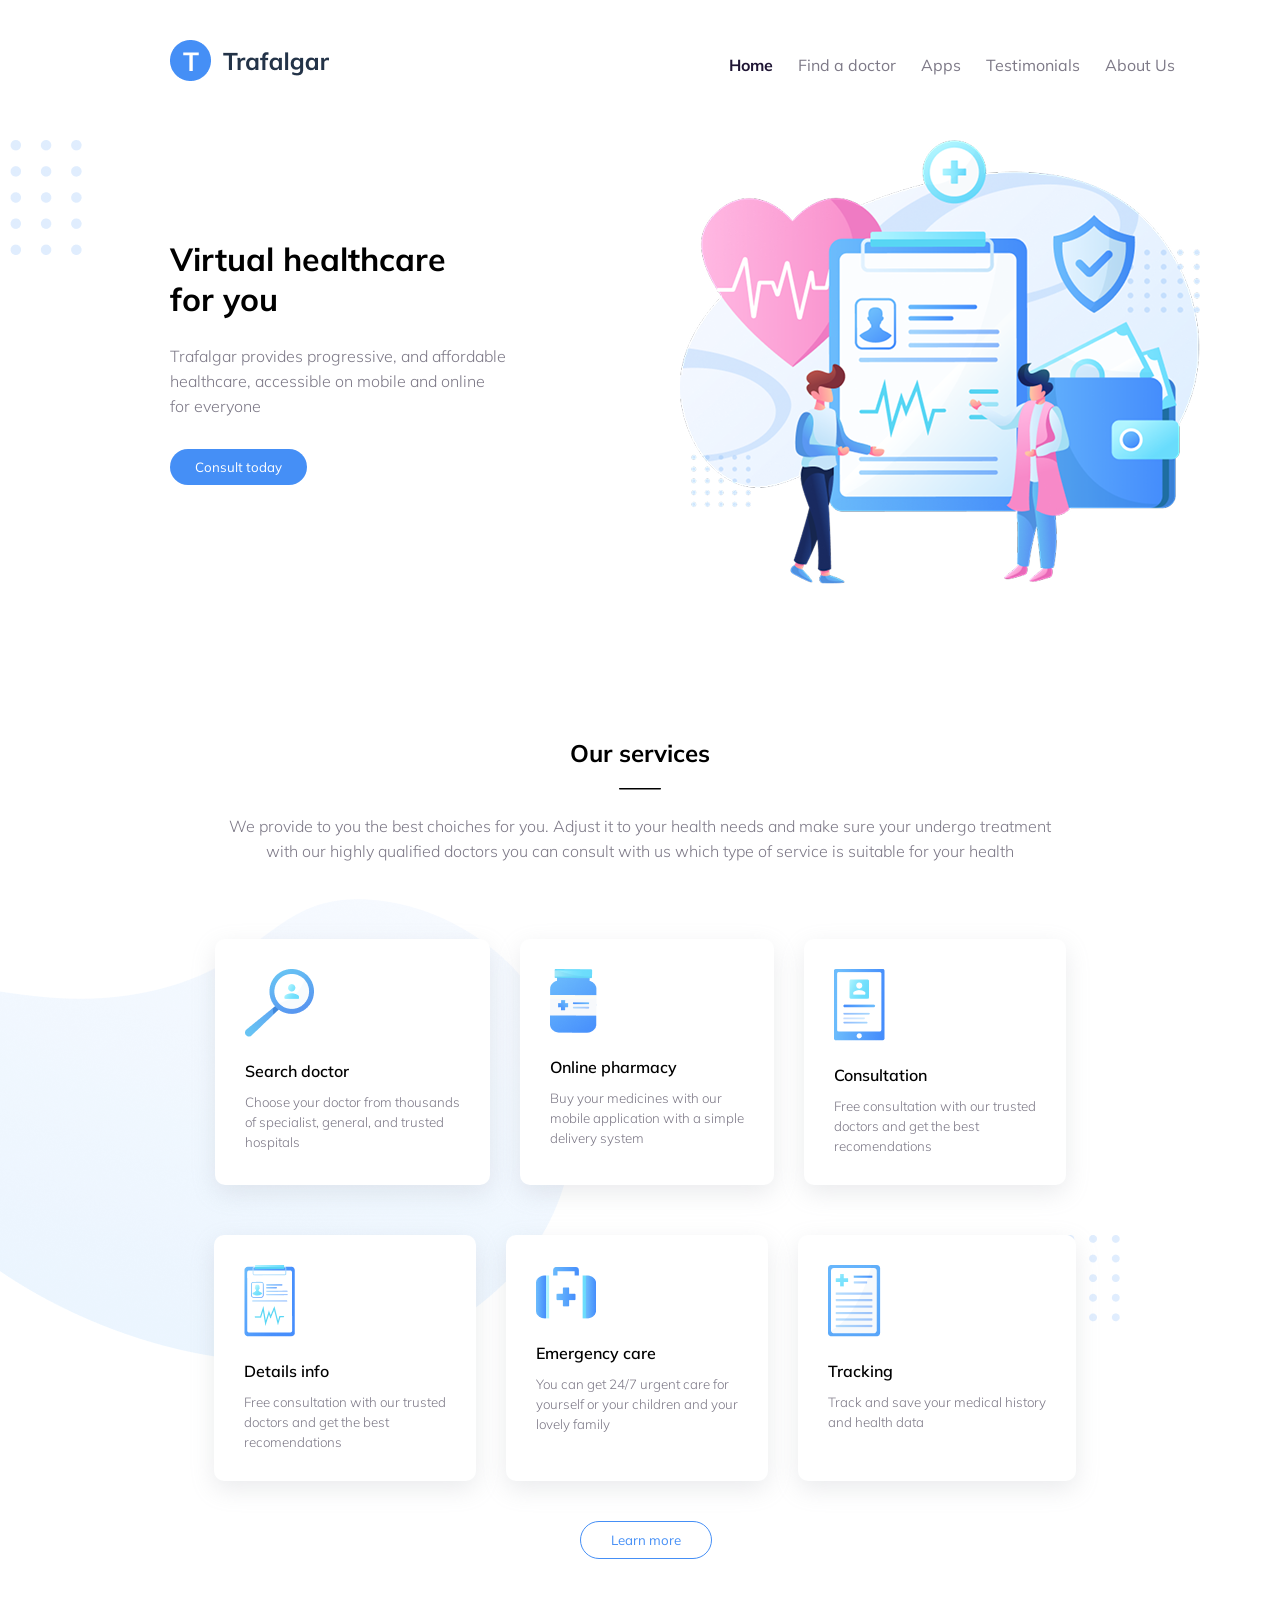
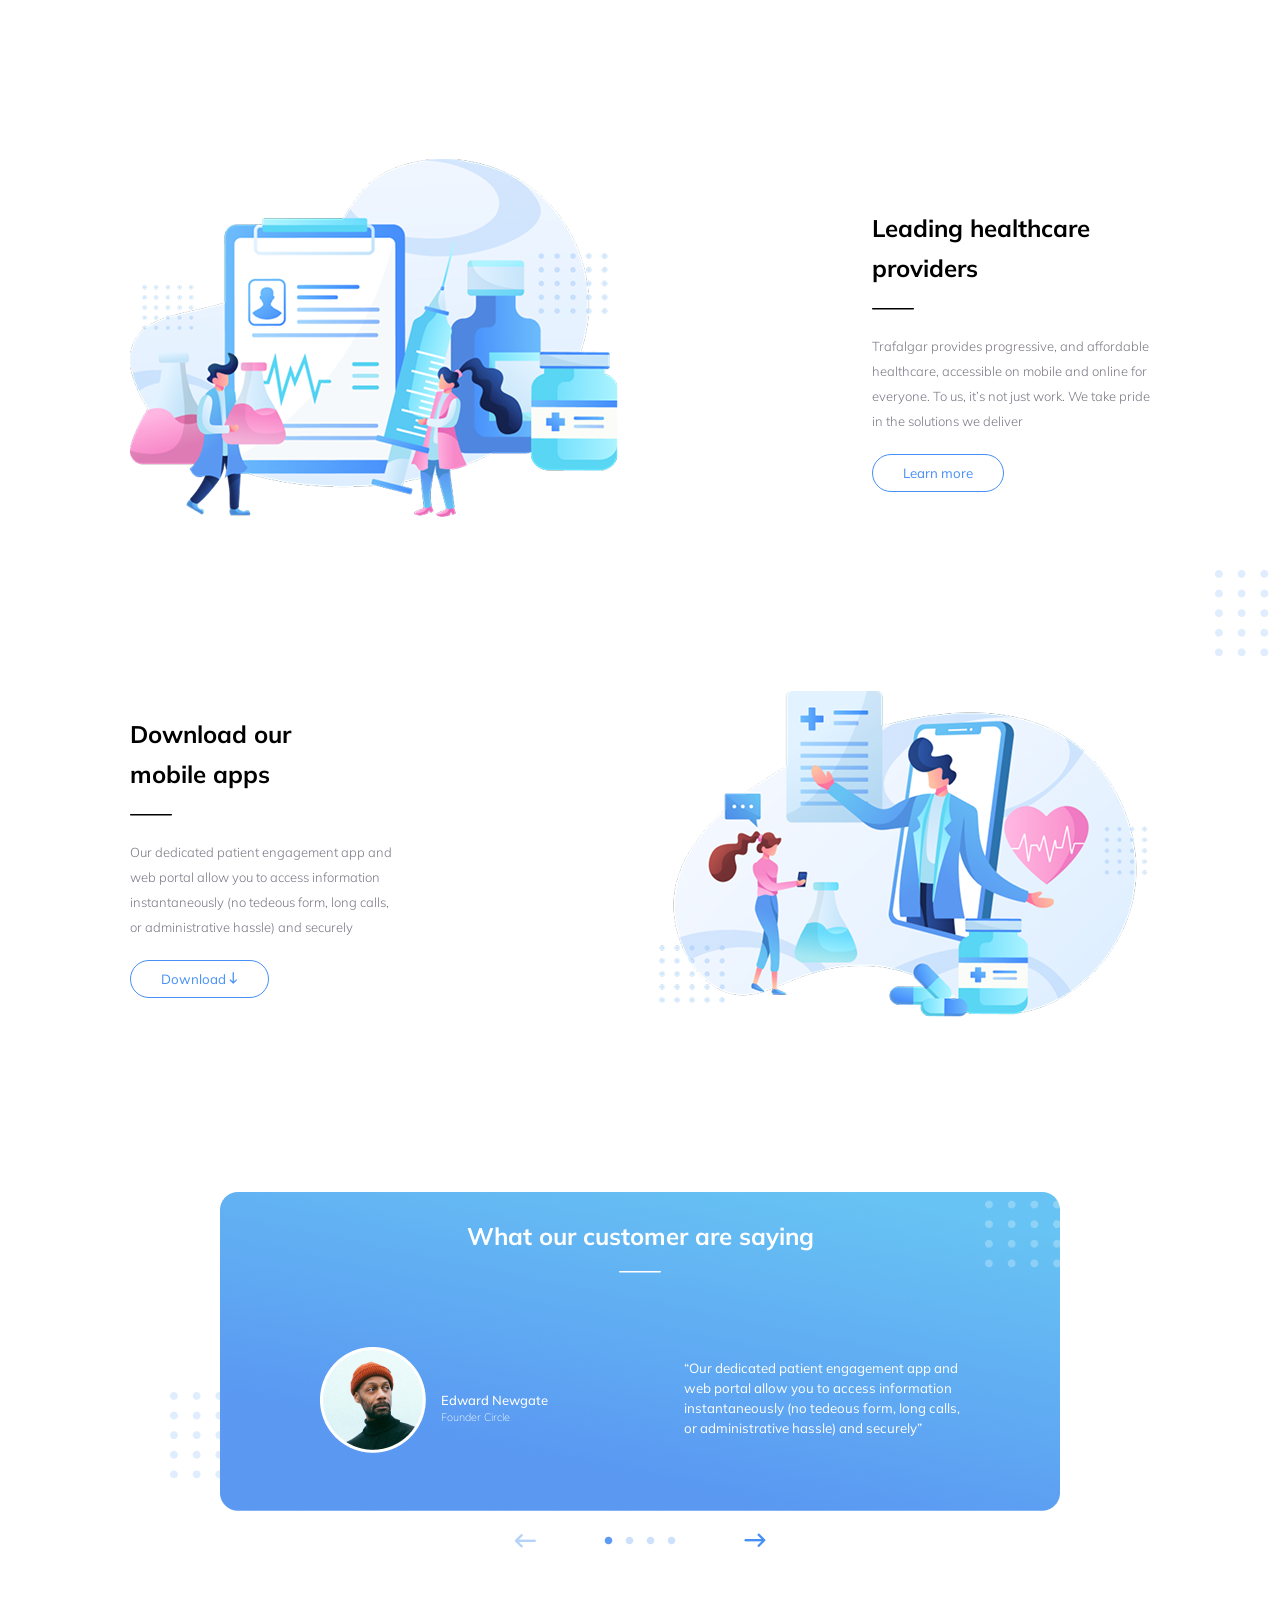
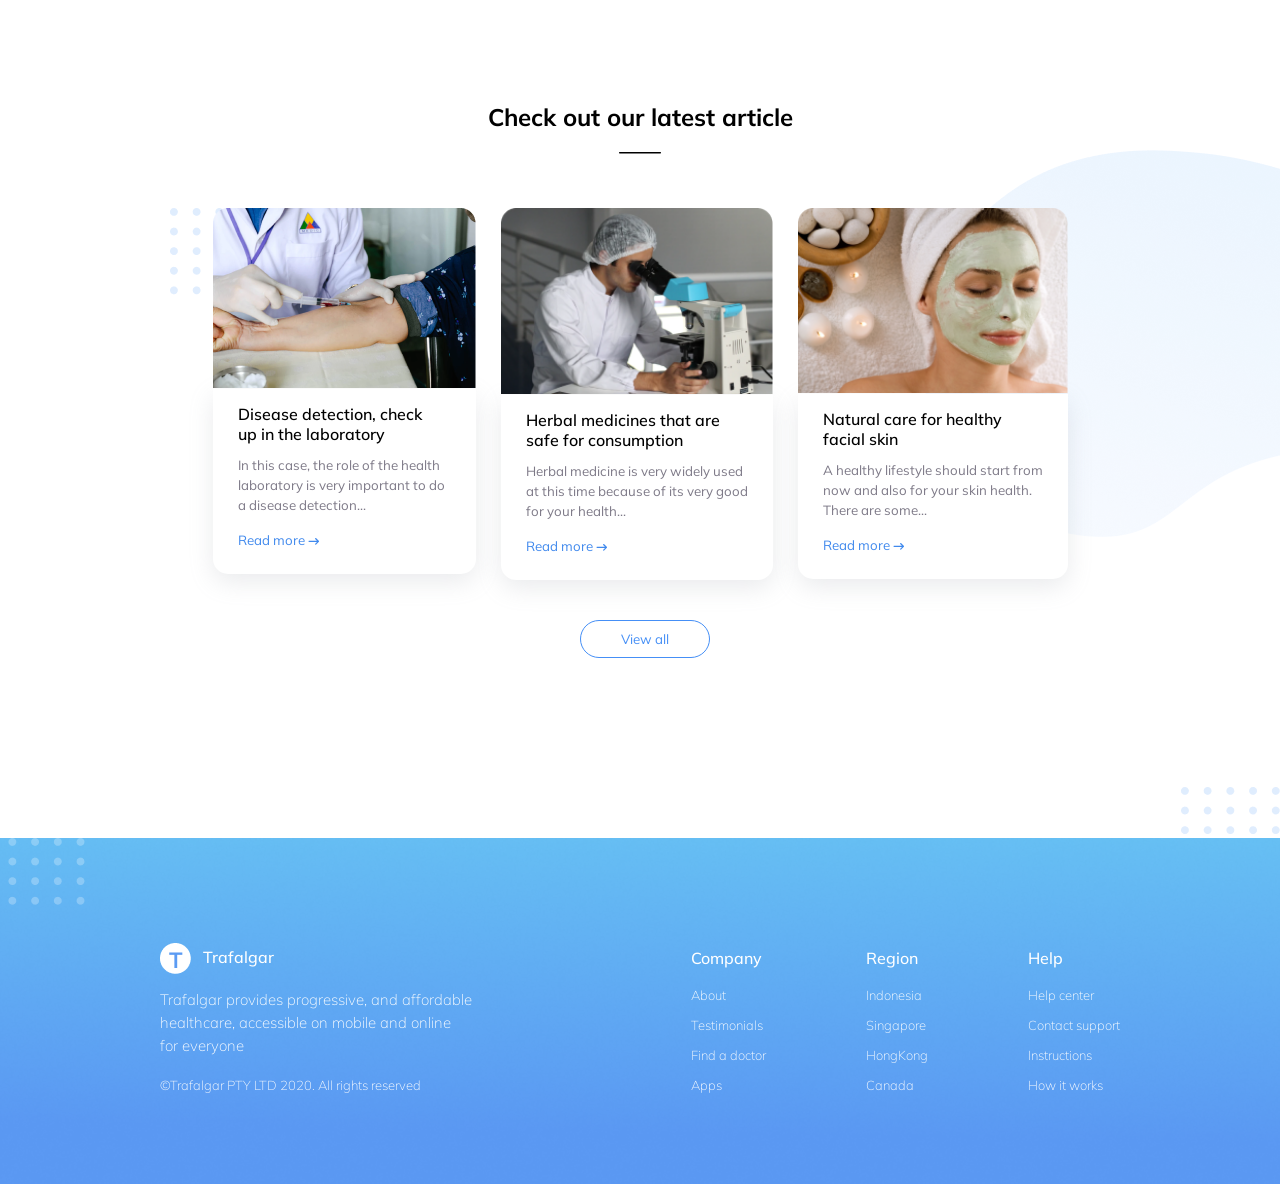
<file: index.html>
<!DOCTYPE html>
<html lang="en">
<head>
    <meta charset="UTF-8">
    <meta name="viewport" content="width=device-width, initial-scale=1.0">
    <title>Document</title>
    <link rel="stylesheet" href="project1.css">
</head>
<body>
    <!--header starts here-->
<div class="whole-nav">
<nav>
    <div class="logo-img"><img src="images1/logo.png" alt=""></div>
        <ul>
             <li class="home">Home</li>
             <li>Find a doctor</li>
             <li>Apps</li>
             <li>Testimonials</li>
             <li>About Us</li>
        </ul> 
</nav>
<div class="icon">
    <img src="image4/7124209_menu_icon.png" alt="">
</div>
</div>




    <!--header ends here-->
    <img class="element" src="images1/element (2).png" alt="">
    
<!--virtual section starts here-->
<div class="virtual">
   <div class="virtual-left">
        <h1>Virtual healthcare <br>for you</h1>
        <p>Trafalgar provides progressive, and affordable <br>healthcare, accessible on mobile and online <br>for everyone</p>
         <button class="v-btn">Consult today</button>
    </div>

    <div class="virtual-right">
          <img src="images1/trafalgar-header illustration 1.png" alt="">
    </div>
</div>
<!--virtual section ends here-->


 <img class="frame-bg" src="images2/Frame.png" alt="">
<!--service section ends here-->
<div class="service">
    <div class="service-top">
        <h2>Our services</h2>
        <img src="images1/Rectangle 2.png" alt="">
             <p>We provide to you the best choiches for you. Adjust it to your health needs and make sure your undergo treatment <br>with our highly qualified doctors you can consult with us which type of service is suitable for your health</p>
    </div>

    <div class="service-bottom">
        <div class="top">
            <div class="card">
        <div class="card-item">
            <img class="card-img" src="images2/Frame (1).png" alt="">
            <p>Search doctor</p>
            <small>Choose your doctor from thousands <br>of specialist, general, and trusted <br>hospitals</small>
        </div>
        </div>
        <div class="card">
        <div class="card-item">
            <img class="card-img" src="images2/Frame (2).png" alt="">
            <p>Online pharmacy</p>
            <small>Buy  your medicines with our <br>mobile application with a simple <br>delivery system</small>
        </div>

        </div>
       <div class="card">
        <div class="card-item">
            <img class="card-img" src="images2/Frame (3).png" alt="">
            <p>Consultation</p>
            <small>Free consultation with our trusted <br>doctors and get the best <br>recomendations</small>
        </div>

        </div>
        </div>
        

       <div class="bottom">
        <div><img class="element-two" src="images2/element (2).png" alt=""></div>    
           <div class="card">
        <div class="card-item">
            <img class="card-img" src="images2/Frame (4).png" alt="">
            <p>Details info</p>
            <small>Free consultation with our trusted <br>doctors and get the best <br>recomendations</small>
        </div>
        </div>
        <div class="card">
        <div class="card-item">
            <img class="card-img" src="images2/Frame (5).png" alt="">
            <p>Emergency care</p>
            <small>You can get 24/7 urgent care for <br>yourself or your children and your <br>lovely family</small>
        </div>

        </div>
       <div class="card">
        <div class="card-item">
            <img class="card-img" src="images2/Frame (6).png" alt="">
            <p>Tracking</p>
            <small>Track and save your medical history <br>and health data </small>
        </div>

        </div>

       </div>
       <div><button class="ser-btn">Learn more</button></div>       
    </div>
    

</div>
<!--service section ends here-->


<!--leading section starts here-->
<div class="leading">
    <div class="leading-left">
        <img src="images2/trafalgar-illustration sec02 1.png" alt="">
    </div>
    <div class="leading-right">
        <h2>Leading healthcare <br>providers</h2>
        <img src="images1/Rectangle 2.png" alt="">
        <p>Trafalgar provides progressive, and affordable <br>healthcare, accessible on mobile and online for <br>everyone. To us, it’s not just work. We take pride <br>in the solutions we deliver</p>
         <button class="s-btn">Learn more</button>
    </div>
</div>

<!--leading section ends here-->

<img class="elemen-t" src="image4/element (4).png" alt="">
<!--download section starts here-->

<div class="download">
    <div class="download-left">
        <h2>Download our <br>mobile apps</h2>
        <img class="dash" src="images1/Rectangle 2.png" alt="">
        <p>Our dedicated patient engagement app and <br>web portal allow you to access information <br>instantaneously (no tedeous form, long calls, <br>or administrative hassle) and securely</p>
         <button class="s-btn">Download <img src="images2/Vector.png" alt=""></button>
    </div>

     <div class="download-right">
        <img src="images2/trafalgar-illustration sec03 1.png" alt="">
    </div>
</div>


<!--download section ends here-->


<!--testimonial starts ends here-->
<div class="testimonials">
    <img class="e-lement" src="images2/Group (4).png" alt="">
    <div class="testimonial-top">
        <h2>What our customer are saying</h2>
        <img src="images2/Rectangle 17.png" alt="">
    </div>
    <div class="testimonial-bottom">
        <div class="test-left">
            <div><img src="images2/Group 5.png" alt=""></div>
            
             <div class="info">
                <p>Edward Newgate</p>
                <small class="small">Founder Circle</small>
             </div>
             
        </div>
        <img class="ele-ment" src="images2/Group (3).png" alt="">
        <div class="test-right">
            <small>“Our dedicated patient engagement app and <br> web portal allow you to access information <br>instantaneously (no tedeous form, long calls,<br> or administrative hassle) and securely”</small>
        </div>
        
    </div>
    
    <div class="arrow">
        <img src="images2/arrow nav (1).png" alt="">
    </div>

</div>
<!--testimonial section ends here-->


<!--check section starts here-->
<div class="check">
    
    <div class="check-top">
        <h2>Check out our latest article</h2>
        <img src="images3/Rectangle 18.png" alt="">
    </div>

    <div class="check-bottom">
        <img class="e-check" src="images3/element (2).png" alt="">
        <img class="ele-check" src="images3/element (3).png" alt="">
        <div class="check-card">
            <img class="c-img" src="images3/Mask Group.png" alt="">
            <div class="card-bottom">
                <p>Disease detection, check <br>up in the laboratory</p>
                <small>In this case, the role of the health <br>laboratory is very important to do<br>a disease detection...</small>
                <div class="read">
                <small>Read more <img src="images3/Frame.png" alt=""></small>
                </div>
            
            </div>
            
        </div>
                <div class="check-card">
            <img class="c-img" src="images3/Mask Group (1).png" alt="">
            <div class="card-bottom">
                <p>Herbal medicines that are <br>safe for consumption</p>
                <small>Herbal medicine is very widely used <br>at this time because of its very good <br>for your health...</small>
                <div class="read">
                <small>Read more <img src="images3/Frame.png" alt=""></small>
                </div>
            
            </div>
            
        </div>
                <div class="check-card">
            <img class="c-img" src="images3/Mask Group (2).png" alt="">
            <div class="card-bottom">
                <p>Natural care for healthy <br>facial skin</p>
                <small>A healthy lifestyle should start from <br>now and also for your skin health. <br>There are some...</small>
                <div class="read">
                <small>Read more <img src="images3/Frame.png" alt=""></small>
                </div>
            
            </div>
            
        </div>

    </div>

    <button class="check-btn">View all</button>

</div>

<!--check section ends here-->

<!--footer section starts here-->

<div class="footer">
     <img class="foot-img" src="image4/bg.png" alt="">
     <img class="f-element" src="image4/element (2).png" alt="">
     <img class="foot-element" src="image4/element (3).png" alt="">

     <div class="footer-content">
        <div class="footer-left">
            <div class="footer-logo">
                <img class="ellipse" src="image4/Ellipse 8.png" alt="">
                <span class="tee">T</span>
                <p class="tra-logo">Trafalgar</p>
            </div>
            <p class="p-one">Trafalgar provides progressive, and affordable <br>healthcare, accessible on mobile and online <br>for everyone</p>
             <p class="p-two">©Trafalgar PTY LTD 2020. All rights reserved</p>
        </div>

        <div class="footer-right">
            <div>
                <p>Company</p>
                <small class="f-small">About</small> <br>
                <small>Testimonials</small> <br>
                <small>Find a doctor</small> <br>
                <small>Apps</small>
            </div>
            <div>
                <p>Region</p>
                <small>Indonesia</small> <br>
                <small>Singapore</small> <br>
                <small>HongKong</small> <br>
                <small>Canada</small>
            </div>
             <div>
                <p>Help</p>
                <small>Help center</small> <br>
                <small>Contact support</small> <br>
                <small>Instructions</small> <br>
                <small>How it works</small>
            </div>
        </div>

     </div>

</div>

<!--footer section ends here-->









</body>
</html>
</file>
<file: project1.css>
@import url("https://fonts.googleapis.com/css2?family=Mulish:ital,wght@0,200..1000;1,200..1000&display=swap");

*{
    font-family: "mulish";
    margin: 0;
    padding: 0;
    box-sizing: border-box;
}

body{
    padding: 40px 80px;
}

nav{
    display: flex;
    justify-content: space-between;
    padding-left: 90px;
}

nav ul{
    display: flex;
    margin-top: 15px;
}



nav ul li{
    list-style: none;
    margin-right: 25px;
    color: #7D7987;
    font-weight: 400;
}

.home{
    color: #1F1534;
    font-weight: 700;
}

.element{
    position: absolute;
    left: 0;
    top: 140px;
}

.virtual, .leading, .download{
    display: flex;
    align-items: center;
    justify-content: space-between;
    margin-top: 50px;
}

.virtual-left{
    width: 100%;
    margin-left: 90px;
}

.virtual h1{
    margin-bottom:25px;
    color: #000;
}

.virtual p{
    margin-bottom: 30px;
    color: #7D7987;
    line-height: 25px;
    font-weight: 300;
}

.v-btn{
    color: #fff;
    background-color: #458FF6;
    border: none;
    border-radius: 20px;
    padding: 10px 25px;
}

.service-top{
    text-align: center;
}

.card{ 
    background-color:#fff;
    padding: 30px 30px;
    border-radius: 10px;
    box-shadow: rgba(149, 157, 165, 0.2) 0px 8px 24px;
}



.card-img{
    max-width: 100%;
    margin-bottom: 20px;
}

.card-item p{
    color: #000;
    margin-bottom: 10px;
    font-weight: 600;
}

.card-item small{
    color: #7D7987;
    font-weight: 300;
}
  
.top, .bottom{
    display: flex;
    justify-content: center;
    gap: 30px;
}

.bottom{
    margin-top: 50px;
    margin-right: 20px;
}

.element-two{
    position: absolute;
    right: 160px;
    z-index: -1;
}

.frame-bg{
    position: absolute;
    left: 0;
    z-index:-1;
    
}

.virtual{
    margin-bottom: 150px;
}

.service{
    margin-bottom:150px ;
}

.service-top h2{
    margin-bottom: 20px;
}

.service-top img{
    margin-bottom: 20px;
}

hr{
    margin-bottom: 15px;
    width: 3%;
}

.service-top p{
    color: #7D7987;
    font-weight: 300;
    line-height:25px ;
}

.service-bottom{
    margin-top: 75px;
}

.s-btn{
    justify-content: center;
    border: 1px solid #458FF6;
    background-color: #fff;
    padding: 10px 30px;
    color: #458FF6;
    border-radius: 20px;
}

.ser-btn{
   margin-top:40px;
   margin-left: 500px;
    border: 1px solid #458FF6;
    background-color: #fff;
    padding: 10px 30px;
    color: #458FF6;
    border-radius: 20px;
}

.leading-right h2, .download-left h2{
    margin-bottom: 20px;
    line-height: 40px;
}


.leading-right p, .download-left p{
    color: #7D7987;
    margin-bottom: 20px;
    font-weight: 300;
    line-height: 25px;
    font-size: small;
}

.leading, .download{
    padding: 50px;
    margin-bottom: 50px;
}

.leading img, .dash{
    margin-bottom: 20px;
}

.elemen-t{
    position: absolute;
    right: 0;
    top: 2170px;
}

.testimonials{
    background-image:url("images2/Rectangle\ 13\ \(1\).png");
    background-repeat: no-repeat;
    background-position: center;
    margin-bottom: 150px;
    width: 100%;
   
}

.e-lement{
    position: absolute;
    left: 985px;
    padding-top: 30px;
}

.ele-ment{
    position: absolute;
    left: 170px;
    padding-top: 45px;
    z-index: -1;
}

.testimonial-top{
    text-align: center;
    padding: 70px;
    margin-top: 80px;
    color: #fff;
}

.testimonial-top img{
    margin-top: 20px;
}

.testimonial-bottom{
    display: flex;
    justify-content: space-between;
    padding: 0 240px 0;
}

.test-right{
    margin-top: 10px;
    color: #fff;
}

.test-left{
    display: flex;
    gap: 15px;    
}

.test-left img{
    margin-bottom: 55px;
}

.info{
    margin-top: 45px;
    font-size: small;
    font-weight: 500;
    color:#fff;
}

.arrow{
    text-align: center;
    margin-top: 20px;
}

.small{
    font-weight: 100;
    margin-top: 5px;
}

.card-bottom{
    background-color:#fff;
    padding: 15px 25px 25px;
    border-bottom-left-radius: 15px;
    border-bottom-right-radius: 15px;
    box-shadow: rgba(149, 157, 165, 0.2) 0px 8px 24px;
    width: 100%;
    margin-top: -3px;

}

.c-img{
    width: 100%;
}

.card-bottom p{
    margin-bottom: 10px;
    color: #000000;
    font-weight: 550;
    font-size: medium;
    
}

.card-bottom small{
    color: #7D7987;
    font-weight: 400;
}

.read{
    margin-top: 15px;
}
.read small{
    color: #4089ED;
}

.check{
    margin-bottom: 180px;
}

.check-top{
    text-align: center;
    margin-bottom: 30px;
}

.check-top img{
    margin-top: 20px;
}

.check-bottom{
    display: flex;
    justify-content: center;
    gap: 25px;
    margin-top: 50px;
}

.e-check{
    position: absolute;
    left: 170px;
    z-index: -1;
}

.ele-check{
    position: absolute;
    right: 0;
    top: 3270px;
    z-index: -1;
    
}

.check-btn{
    margin-top:40px;
    margin-left: 500px;
    border: 1px solid #458FF6;
    background-color: #fff;
    padding: 10px 40px;
    color: #458FF6;
    border-radius: 20px;
}


.foot-img{
   position: absolute;
   width: 100%;
   left: 0;
   z-index: -1;
   
}

.f-element{
    position: absolute;
    right: 0;
    top: 3987px;
    z-index: -2;
}

.foot-element{
    position: absolute;
    left: 0;
}

.footer-logo{
    position: relative;
    display: inline-block;
    margin-top: 80px;
}

.ellipse{
    width: 100%;
    height: 100%;
    display: block;
}

.tee{
    position: absolute;
    top: 10%;
    left: 28%;
    color:#5B9BF3 ;
    font-weight: bold;
    font-size: 22px;

}

.tra-logo{
    position: absolute;
    left: 138%;
    top: 12%;
    font-weight:500;
    color: #fff;
}

.footer-content{
    display: flex;
    justify-content: space-between;
    padding: 0 80px;
}

.footer-right{
    display: flex;
    gap: 100px;
    margin-top: 110px;
}

.footer-left{
    margin-top: 25px;
}

.footer-logo{
    margin-bottom: 10px;
}

.p-one{
    margin-bottom: 20px;
    font-size: 15px;
    line-height:23px;
    color: #fff;
    font-weight: 200;
}

.p-two{
    font-size: 13px;
    color: #fff;
    font-weight: 200;
}

.footer-right p{
    margin-bottom:12px ;
    font-weight: 500;
    color: #fff;
}

.footer-right small{
    font-weight: 200;
    font-size:13px ;
    line-height: 30px;
    color: #fff;
    
}

.icon{
    display: none;
}



@media screen and (max-width:600px){

  body{
    padding: 0;
  }

  nav ul{
    display: none;
  }

  .icon{
    display:block;
    margin-left: 650px;
  }

  .whole-nav{
    display: flex;
    justify-content: space-between;
    margin-top: 30px;
    
  }

  .virtual{
    flex-direction: column;
    width: 100%;
    margin-top: 150px;
    margin-left: 100px;
  }

  .virtual-left{
    text-align: left;
    margin-bottom: 50px;
    width: 100%;
  }
  .virtual-left h2{
    font-size: 100px;
  }

  .virtual-left p{
    font-size: 30px;
    line-height: 36px;
    max-width: 100%;
  }

  .v-btn{
    width: 60%;
  }

  .virtual-right img{
    max-width:750px;
    margin-top: 20px;
    margin-left: 60px;
  }

  .service-top{
    text-align: left;
    font-size: 25px;
    margin-left: 150px;
  }

  .top{
    flex-direction: column;
    margin-left: 150px;
  }

  .bottom{
    flex-direction: column;
    margin-left: 150px;
  }

  .frame-bg{
    position: absolute;
    left: 0;
    top: 1500px;
  }

  .element-two{
    position: absolute;
    right: -10px;
   
  }

  .ser-btn{
   margin-left: 150px;
   width: 60%;
  }

  .leading{
    flex-direction: column;
    margin-left: 80px;
  }

  .leading-left img{
    margin-left: 80px;
    margin-bottom: 50px;
  }

  .leading-right{
    text-align: left;
    font-size: 25px;
   
  }

  .leading-right p{
    font-size: 20px;
  }

  .s-btn{
    width: 100%;
    margin-top: 20px;
  }

  .elemen-t{
    position: absolute;
    margin-right:-80px ;
    top: 4600px;
  }

  .download{
    flex-direction: column;
    margin-left: 80px;
  }

  .download-left{
    text-align: left;
    font-size: 25px;
  }

  .download-left p{
    font-size: 20px;
  }

  .download-right img{
    margin-top: 50px;
    margin-left: 80px;
  }

  .testimonials{
    background-image: url("images2/Rectangle\ 13\ \(1\).png");
    background-repeat: no-repeat;
    background-size: cover;
    height: 900px;
    margin-left: 85px;
    border-radius: 25px;
    
  }

  .testimonial-top{
    text-align: left;
    margin-top:-20px ;
  }

  .testimonial-bottom{
    flex-direction: column;
  }

  .test-left{
    flex-direction: column;
    margin-top: -30px;
    margin-left:-190px;
  }

  .test-left img{
   width: 80%;
  }

  .info{
    text-align: left;
    margin-top: -50px;
    margin-right: 20px;
  }

  .test-right{
    text-align: left;
    margin-left: -200px;
    font-size: 20px;
    margin-top: 50px;
  }

  .check-top{
    text-align: left;
    margin-left: 80px;
  }

  .check-bottom{
    flex-direction: column;
    margin-left: 80px;
    font-size: 20px;
  }

  .check-btn{
    margin-left:120px;
    width: 60%;
  }

  .ele-check{
   display: none;
    
  }

  .foot-img{
    position: absolute;
    height: 1300px;
    margin-left: 80px;
  }

  .footer-content{
    flex-direction: column;
    margin-left:20px ;
    font-size: 30px;
  }

  .footer-right small{
    font-size: 15px;
  }

  .footer-right{
    flex-direction: column;
  }

  

  






  





































}
</file>
